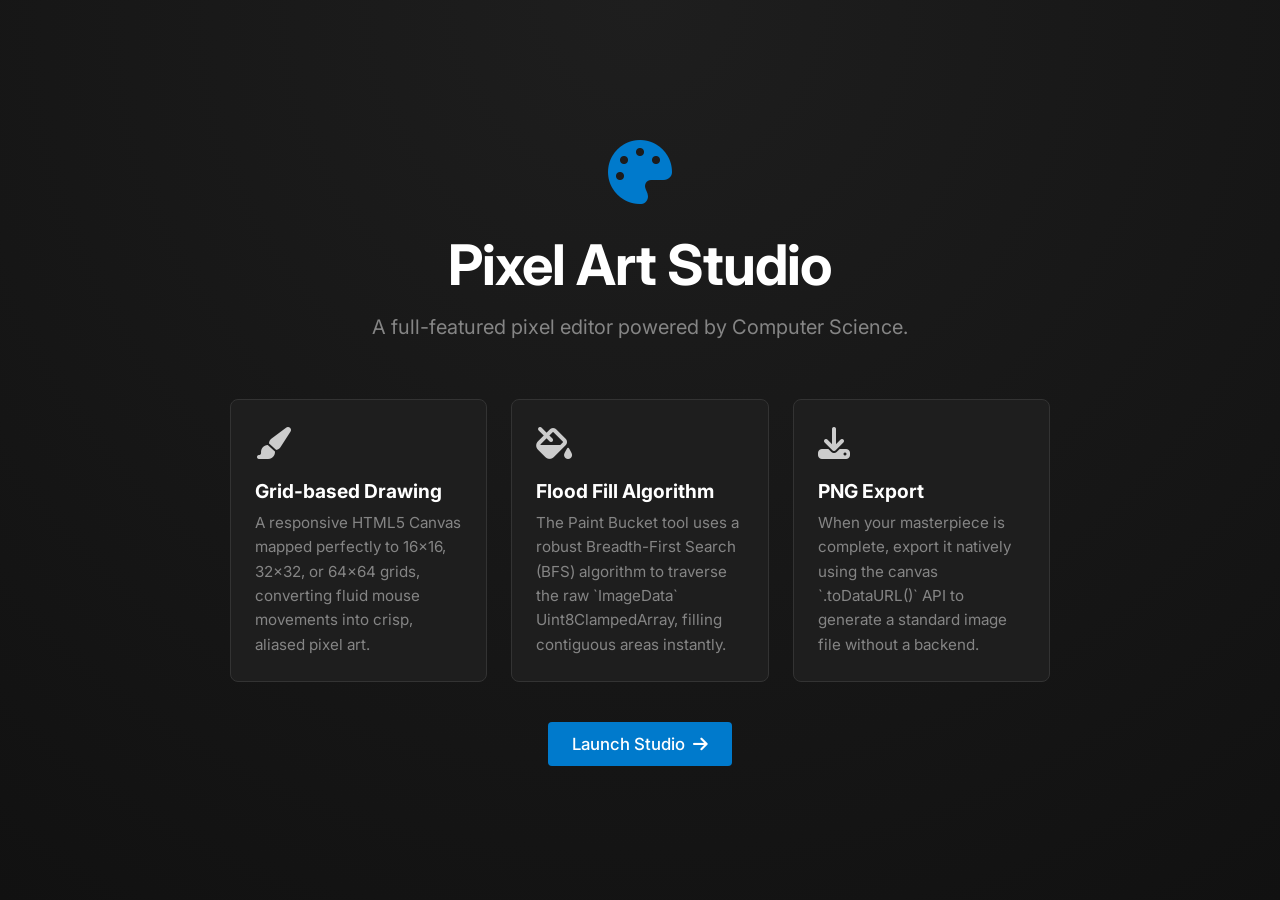
<file: public/Pixel_Art_Studio/index.html>
<!DOCTYPE html>
<html lang="en">
<head>
    <meta charset="UTF-8">
    <meta name="viewport" content="width=device-width, initial-scale=1.0">
    <title>Web-based Pixel Art Studio</title>
    <link rel="stylesheet" href="style.css">
    <!-- Fonts -->
    <link href="https://fonts.googleapis.com/css2?family=Inter:wght@400;500;700&family=Space+Mono:wght@400;700&display=swap" rel="stylesheet">
    <!-- FontAwesome -->
    <link rel="stylesheet" href="https://cdnjs.cloudflare.com/ajax/libs/font-awesome/6.4.0/css/all.min.css">
</head>
<body class="landing-page">
    
    <div class="landing-container">
        <header class="landing-header">
            <div class="logo-icon"><i class="fa-solid fa-palette"></i></div>
            <h1>Pixel Art Studio</h1>
            <p class="subtitle">A full-featured pixel editor powered by Computer Science.</p>
        </header>

        <div class="features-section">
            <div class="feature-card">
                <div class="feature-icon"><i class="fa-solid fa-paintbrush"></i></div>
                <h3>Grid-based Drawing</h3>
                <p>A responsive HTML5 Canvas mapped perfectly to 16x16, 32x32, or 64x64 grids, converting fluid mouse movements into crisp, aliased pixel art.</p>
            </div>
            <div class="feature-card">
                <div class="feature-icon"><i class="fa-solid fa-fill-drip"></i></div>
                <h3>Flood Fill Algorithm</h3>
                <p>The Paint Bucket tool uses a robust Breadth-First Search (BFS) algorithm to traverse the raw `ImageData` Uint8ClampedArray, filling contiguous areas instantly.</p>
            </div>
            <div class="feature-card">
                <div class="feature-icon"><i class="fa-solid fa-download"></i></div>
                <h3>PNG Export</h3>
                <p>When your masterpiece is complete, export it natively using the canvas `.toDataURL()` API to generate a standard image file without a backend.</p>
            </div>
        </div>

        <div class="cta-section">
            <a href="studio.html" class="btn btn-primary btn-large">Launch Studio <i class="fa-solid fa-arrow-right"></i></a>
        </div>
    </div>

</body>
</html>
</file>
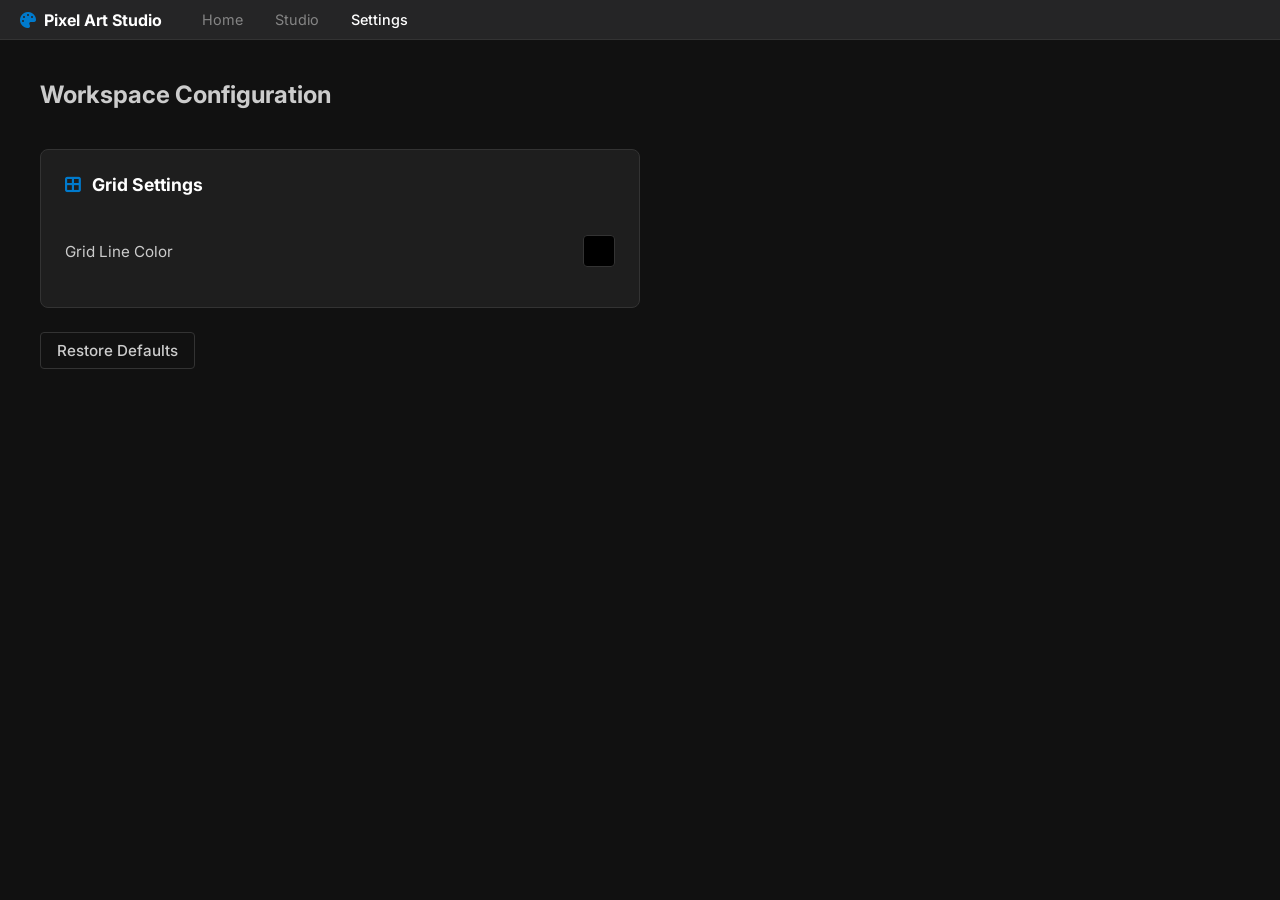
<file: public/Pixel_Art_Studio/settings.html>
<!DOCTYPE html>
<html lang="en">
<head>
    <meta charset="UTF-8">
    <meta name="viewport" content="width=device-width, initial-scale=1.0">
    <title>Settings - Pixel Art Studio</title>
    <link rel="stylesheet" href="style.css">
    <!-- Fonts -->
    <link href="https://fonts.googleapis.com/css2?family=Inter:wght@400;500;700&family=Space+Mono:wght@400;700&display=swap" rel="stylesheet">
    <!-- FontAwesome -->
    <link rel="stylesheet" href="https://cdnjs.cloudflare.com/ajax/libs/font-awesome/6.4.0/css/all.min.css">
</head>
<body class="app-mode">
    
    <!-- Top Navigation -->
    <nav class="top-nav">
        <div class="nav-brand">
            <i class="fa-solid fa-palette"></i> Pixel Art Studio
        </div>
        <div class="nav-links">
            <a href="index.html">Home</a>
            <a href="studio.html">Studio</a>
            <a href="settings.html" class="active">Settings</a>
        </div>
    </nav>

    <div class="app-layout">
        <main class="settings-workspace">
            
            <header class="settings-header">
                <h2>Workspace Configuration</h2>
            </header>

            <div class="settings-content">
                
                <div class="settings-card">
                    <h3><i class="fa-solid fa-border-all"></i> Grid Settings</h3>
                    
                    <div class="setting-group">
                        <label>Grid Line Color</label>
                        <input type="color" id="setting-grid-color" value="#000000">
                    </div>
                    
                </div>

                <div class="settings-actions">
                    <button id="btn-reset-settings" class="btn btn-secondary">Restore Defaults</button>
                </div>

            </div>
            
        </main>
    </div>

    <script src="script.js"></script>
</body>
</html>
</file>
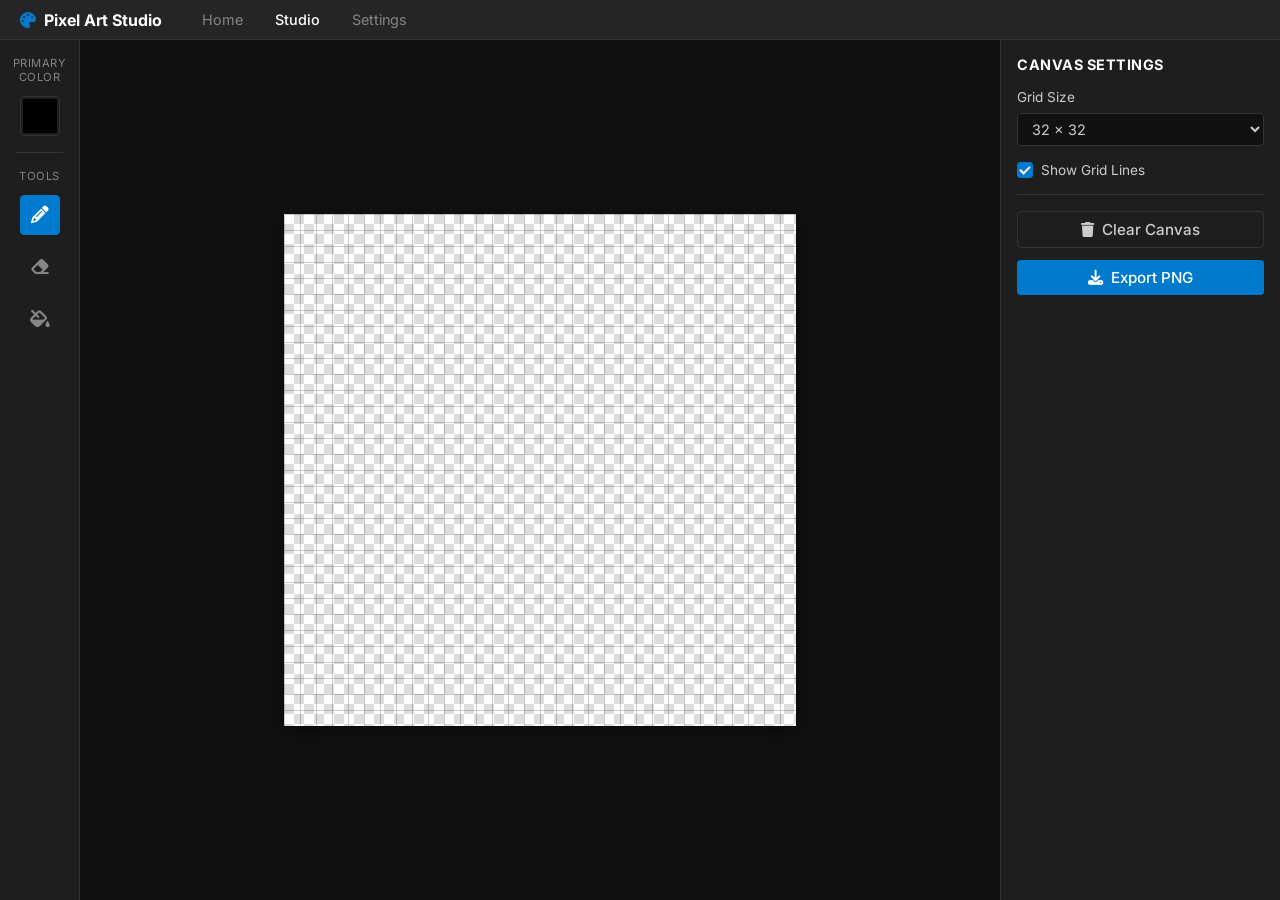
<file: public/Pixel_Art_Studio/studio.html>
<!DOCTYPE html>
<html lang="en">
<head>
    <meta charset="UTF-8">
    <meta name="viewport" content="width=device-width, initial-scale=1.0">
    <title>Studio - Pixel Art Studio</title>
    <link rel="stylesheet" href="style.css">
    <!-- Fonts -->
    <link href="https://fonts.googleapis.com/css2?family=Inter:wght@400;500;700&family=Space+Mono:wght@400;700&display=swap" rel="stylesheet">
    <!-- FontAwesome -->
    <link rel="stylesheet" href="https://cdnjs.cloudflare.com/ajax/libs/font-awesome/6.4.0/css/all.min.css">
</head>
<body class="app-mode">
    
    <!-- Top Navigation -->
    <nav class="top-nav">
        <div class="nav-brand">
            <i class="fa-solid fa-palette"></i> Pixel Art Studio
        </div>
        <div class="nav-links">
            <a href="index.html">Home</a>
            <a href="studio.html" class="active">Studio</a>
            <a href="settings.html">Settings</a>
        </div>
    </nav>

    <div class="app-layout">
        
        <!-- Left Toolbar (Tools) -->
        <aside class="toolbar-left">
            
            <div class="tool-section">
                <div class="tool-label">Primary Color</div>
                <input type="color" id="color-picker" value="#000000" class="color-picker-input">
            </div>

            <div class="divider"></div>

            <div class="tool-section">
                <div class="tool-label">Tools</div>
                <button class="tool-btn active" id="tool-pen" title="Pen Tool (P)">
                    <i class="fa-solid fa-pencil"></i>
                </button>
                <button class="tool-btn" id="tool-eraser" title="Eraser Tool (E)">
                    <i class="fa-solid fa-eraser"></i>
                </button>
                <button class="tool-btn" id="tool-bucket" title="Paint Bucket (B)">
                    <i class="fa-solid fa-fill-drip"></i>
                </button>
            </div>

        </aside>

        <!-- Main Workspace (Canvas) -->
        <main class="workspace-area">
            
            <div class="canvas-wrapper checkerboard-bg" id="canvas-wrapper">
                <canvas id="art-canvas"></canvas>
                <!-- We will overlay a CSS grid or draw grid lines on a secondary canvas if needed. For crispness, CSS background is best -->
                <div class="canvas-grid-overlay" id="grid-overlay"></div>
            </div>

        </main>

        <!-- Right Toolbar (Settings & Actions) -->
        <aside class="toolbar-right">
            
            <div class="settings-panel">
                <h3>Canvas Settings</h3>
                
                <div class="control-group mt-4">
                    <label for="grid-size">Grid Size</label>
                    <select id="grid-size" class="custom-select">
                        <option value="16">16 x 16</option>
                        <option value="32" selected>32 x 32</option>
                        <option value="64">64 x 64</option>
                    </select>
                </div>
                
                <div class="control-group mt-4">
                    <label class="checkbox-container">
                        <input type="checkbox" id="toggle-grid" checked>
                        <span class="checkmark"></span>
                        Show Grid Lines
                    </label>
                </div>

                <div class="divider mt-4"></div>

                <div class="control-group mt-4">
                    <button class="btn btn-secondary btn-full" id="btn-clear">
                        <i class="fa-solid fa-trash"></i> Clear Canvas
                    </button>
                </div>

                <div class="control-group mt-3">
                    <button class="btn btn-primary btn-full" id="btn-download">
                        <i class="fa-solid fa-download"></i> Export PNG
                    </button>
                </div>

            </div>

        </aside>
    </div>

    <script src="script.js"></script>
</body>
</html>
</file>
<file: public/Pixel_Art_Studio/style.css>
:root {
    /* Base Variables (Default Dark Theme) */
    --bg-main: #111111;
    --bg-panel: #1e1e1e;
    --bg-nav: #252526;
    
    --text-primary: #cccccc;
    --text-secondary: #858585;
    
    --border: #333333;
    
    --accent: #007acc;
    --accent-hover: #005f9e;
    
    /* Dynamic settings via JS */
    --grid-color: rgba(0, 0, 0, 0.1);

    --font-ui: 'Inter', sans-serif;
}

* {
    margin: 0;
    padding: 0;
    box-sizing: border-box;
}

body {
    background-color: var(--bg-main);
    color: var(--text-primary);
    font-family: var(--font-ui);
    height: 100vh;
    overflow-x: hidden;
}

/* --- Landing Page --- */
.landing-page {
    display: flex;
    justify-content: center;
    align-items: center;
    min-height: 100vh;
    background: radial-gradient(circle at top center, var(--bg-panel) 0%, var(--bg-main) 100%);
}

.landing-container {
    max-width: 900px;
    padding: 40px;
}

.landing-header {
    text-align: center;
    margin-bottom: 60px;
}

.logo-icon {
    font-size: 4rem;
    color: var(--accent);
    margin-bottom: 20px;
}

.landing-header h1 {
    font-size: 3.5rem;
    font-weight: 700;
    margin-bottom: 16px;
    letter-spacing: -1px;
    color: #fff;
}

.landing-header .subtitle {
    font-size: 1.25rem;
    color: var(--text-secondary);
}

.features-section {
    display: grid;
    grid-template-columns: repeat(auto-fit, minmax(250px, 1fr));
    gap: 24px;
    margin-top: 24px;
    margin-bottom: 40px;
}

.feature-card {
    background-color: var(--bg-panel);
    border: 1px solid var(--border);
    border-radius: 8px;
    padding: 24px;
}

.feature-icon {
    font-size: 2rem;
    color: var(--text-primary);
    margin-bottom: 16px;
}

.feature-card h3 {
    margin-bottom: 8px;
    font-size: 1.2rem;
    color: #fff;
}

.feature-card p {
    color: var(--text-secondary);
    font-size: 0.95rem;
    line-height: 1.6;
}

.cta-section { text-align: center; margin-top: 40px; }

/* Buttons & Inputs */
.btn {
    display: inline-flex;
    align-items: center;
    justify-content: center;
    gap: 8px;
    padding: 8px 16px;
    border-radius: 4px;
    font-weight: 500;
    border: none;
    cursor: pointer;
    font-size: 0.95rem;
    font-family: var(--font-ui);
    transition: all 0.2s;
    text-decoration: none;
}

.btn-primary { background-color: var(--accent); color: #fff; }
.btn-primary:hover { background-color: var(--accent-hover); }
.btn-secondary { background-color: transparent; border: 1px solid var(--border); color: var(--text-primary); }
.btn-secondary:hover { background-color: var(--border); }
.btn-large { padding: 12px 24px; font-size: 1.05rem; }
.btn-full { width: 100%; }

.custom-select {
    background-color: var(--bg-main);
    color: var(--text-primary);
    border: 1px solid var(--border);
    padding: 6px 10px;
    border-radius: 4px;
    font-family: var(--font-ui);
    font-size: 0.9rem;
    outline: none;
    cursor: pointer;
    width: 100%;
}
.custom-select:focus { border-color: var(--accent); }

/* --- Top Navigation --- */
.top-nav {
    height: 40px;
    background-color: var(--bg-nav);
    display: flex;
    align-items: center;
    padding: 0 20px;
    border-bottom: 1px solid var(--border);
}

.nav-brand {
    font-weight: 700;
    color: #fff;
    display: flex;
    align-items: center;
    gap: 8px;
    margin-right: 32px;
}
.nav-brand i { color: var(--accent); }

.nav-links {
    display: flex;
    gap: 16px;
}
.nav-links a {
    color: var(--text-secondary);
    text-decoration: none;
    font-size: 0.9rem;
    padding: 4px 8px;
    border-radius: 4px;
    transition: all 0.2s;
}
.nav-links a:hover { color: var(--text-primary); background-color: rgba(255,255,255,0.05); }
.nav-links a.active { color: #fff; font-weight: 500; }

/* --- App Layout --- */
.app-layout { 
    display: flex; 
    height: calc(100vh - 40px);
}

/* Toolbars */
.toolbar-left, .toolbar-right {
    background-color: var(--bg-panel);
    border-right: 1px solid var(--border);
    padding: 16px;
    display: flex;
    flex-direction: column;
}
.toolbar-left { width: 80px; align-items: center; }
.toolbar-right { width: 280px; border-right: none; border-left: 1px solid var(--border); }

.tool-section {
    display: flex;
    flex-direction: column;
    align-items: center;
    gap: 12px;
    width: 100%;
}
.tool-label { font-size: 0.7rem; color: var(--text-secondary); text-transform: uppercase; letter-spacing: 0.5px; text-align: center; }

.divider { height: 1px; width: 100%; background-color: var(--border); margin: 16px 0; }

.color-picker-input {
    -webkit-appearance: none; appearance: none; border: 1px solid var(--border); width: 40px; height: 40px; border-radius: 4px; cursor: pointer; background: none; padding: 2px;
}
.color-picker-input::-webkit-color-swatch-wrapper { padding: 0; }
.color-picker-input::-webkit-color-swatch { border: none; border-radius: 2px; }

.tool-btn {
    width: 40px;
    height: 40px;
    border-radius: 4px;
    background-color: transparent;
    border: 1px solid transparent;
    color: var(--text-secondary);
    font-size: 1.1rem;
    cursor: pointer;
    transition: all 0.2s;
}
.tool-btn:hover { background-color: rgba(255,255,255,0.05); color: var(--text-primary); }
.tool-btn.active { background-color: var(--accent); color: #fff; border-color: var(--accent); }

/* --- Settings Right Panel --- */
.settings-panel h3 { font-size: 0.9rem; color: #fff; margin-bottom: 16px; text-transform: uppercase; letter-spacing: 0.5px; }
.control-group { display: flex; flex-direction: column; gap: 8px; }
.control-group label { font-size: 0.85rem; color: var(--text-primary); }
.mt-4 { margin-top: 16px; }
.mt-3 { margin-top: 12px; }

/* Custom Checkbox */
.checkbox-container {
    display: flex;
    align-items: center;
    gap: 8px;
    position: relative;
    cursor: pointer;
    user-select: none;
}
.checkbox-container input { position: absolute; opacity: 0; cursor: pointer; height: 0; width: 0; }
.checkmark { height: 16px; width: 16px; background-color: var(--bg-main); border: 1px solid var(--border); border-radius: 3px; display: flex; align-items: center; justify-content: center; }
.checkbox-container:hover input ~ .checkmark { border-color: var(--text-secondary); }
.checkbox-container input:checked ~ .checkmark { background-color: var(--accent); border-color: var(--accent); }
.checkmark:after { content: ""; display: none; width: 4px; height: 8px; border: solid white; border-width: 0 2px 2px 0; transform: rotate(45deg); margin-bottom: 2px; }
.checkbox-container input:checked ~ .checkmark:after { display: block; }

/* --- Workspace Area --- */
.workspace-area {
    flex: 1;
    background-color: var(--bg-main);
    display: flex;
    justify-content: center;
    align-items: center;
    overflow: auto;
    padding: 40px;
}

.canvas-wrapper {
    position: relative;
    box-shadow: 0 4px 20px rgba(0,0,0,0.5);
    /* By default 512x512 logic size, CSS scales it or defines it */
    width: 512px;
    height: 512px;
}

.checkerboard-bg {
    background-image: 
      linear-gradient(45deg, #ddd 25%, transparent 25%),
      linear-gradient(-45deg, #ddd 25%, transparent 25%),
      linear-gradient(45deg, transparent 75%, #ddd 75%),
      linear-gradient(-45deg, transparent 75%, #ddd 75%);
    background-size: 20px 20px;
    background-position: 0 0, 0 10px, 10px -10px, -10px 0px;
    background-color: #fff;
}

#art-canvas {
    position: absolute;
    top: 0; left: 0;
    width: 100%; height: 100%;
    image-rendering: pixelated; /* Essential for crisp pixel art scaling */
    z-index: 1;
    cursor: crosshair;
}

.canvas-grid-overlay {
    position: absolute;
    top: 0; left: 0;
    width: 100%; height: 100%;
    pointer-events: none; /* Let clicks pass through to canvas */
    z-index: 2;
    /* Grid background is drawn dynamically via JS inline CSS based on settings */
}


/* --- Settings Page --- */
.settings-workspace { overflow-y: auto; padding: 40px; flex: 1; display: block; }
.settings-header { margin-bottom: 40px; }
.settings-card { background-color: var(--bg-panel); border: 1px solid var(--border); border-radius: 8px; padding: 24px; margin-bottom: 24px; max-width: 600px; }
.settings-card h3 { margin-bottom: 24px; color: #fff; display: flex; align-items: center; gap: 12px; font-size: 1.1rem;}
.settings-card h3 i { color: var(--accent); }
.setting-group { display: flex; justify-content: space-between; align-items: center; padding: 16px 0; border-bottom: 1px solid var(--border); }
.setting-group:last-child { border-bottom: none; }
.setting-group label { color: var(--text-primary); font-size: 0.95rem; }

.setting-group input[type="color"] {
    -webkit-appearance: none; appearance: none; border: none; width: 32px; height: 32px; border-radius: 4px; cursor: pointer; background: none; padding: 0;
}
.setting-group input[type="color"]::-webkit-color-swatch-wrapper { padding: 0; }
.setting-group input[type="color"]::-webkit-color-swatch { border: 1px solid var(--border); border-radius: 4px; }
</file>
